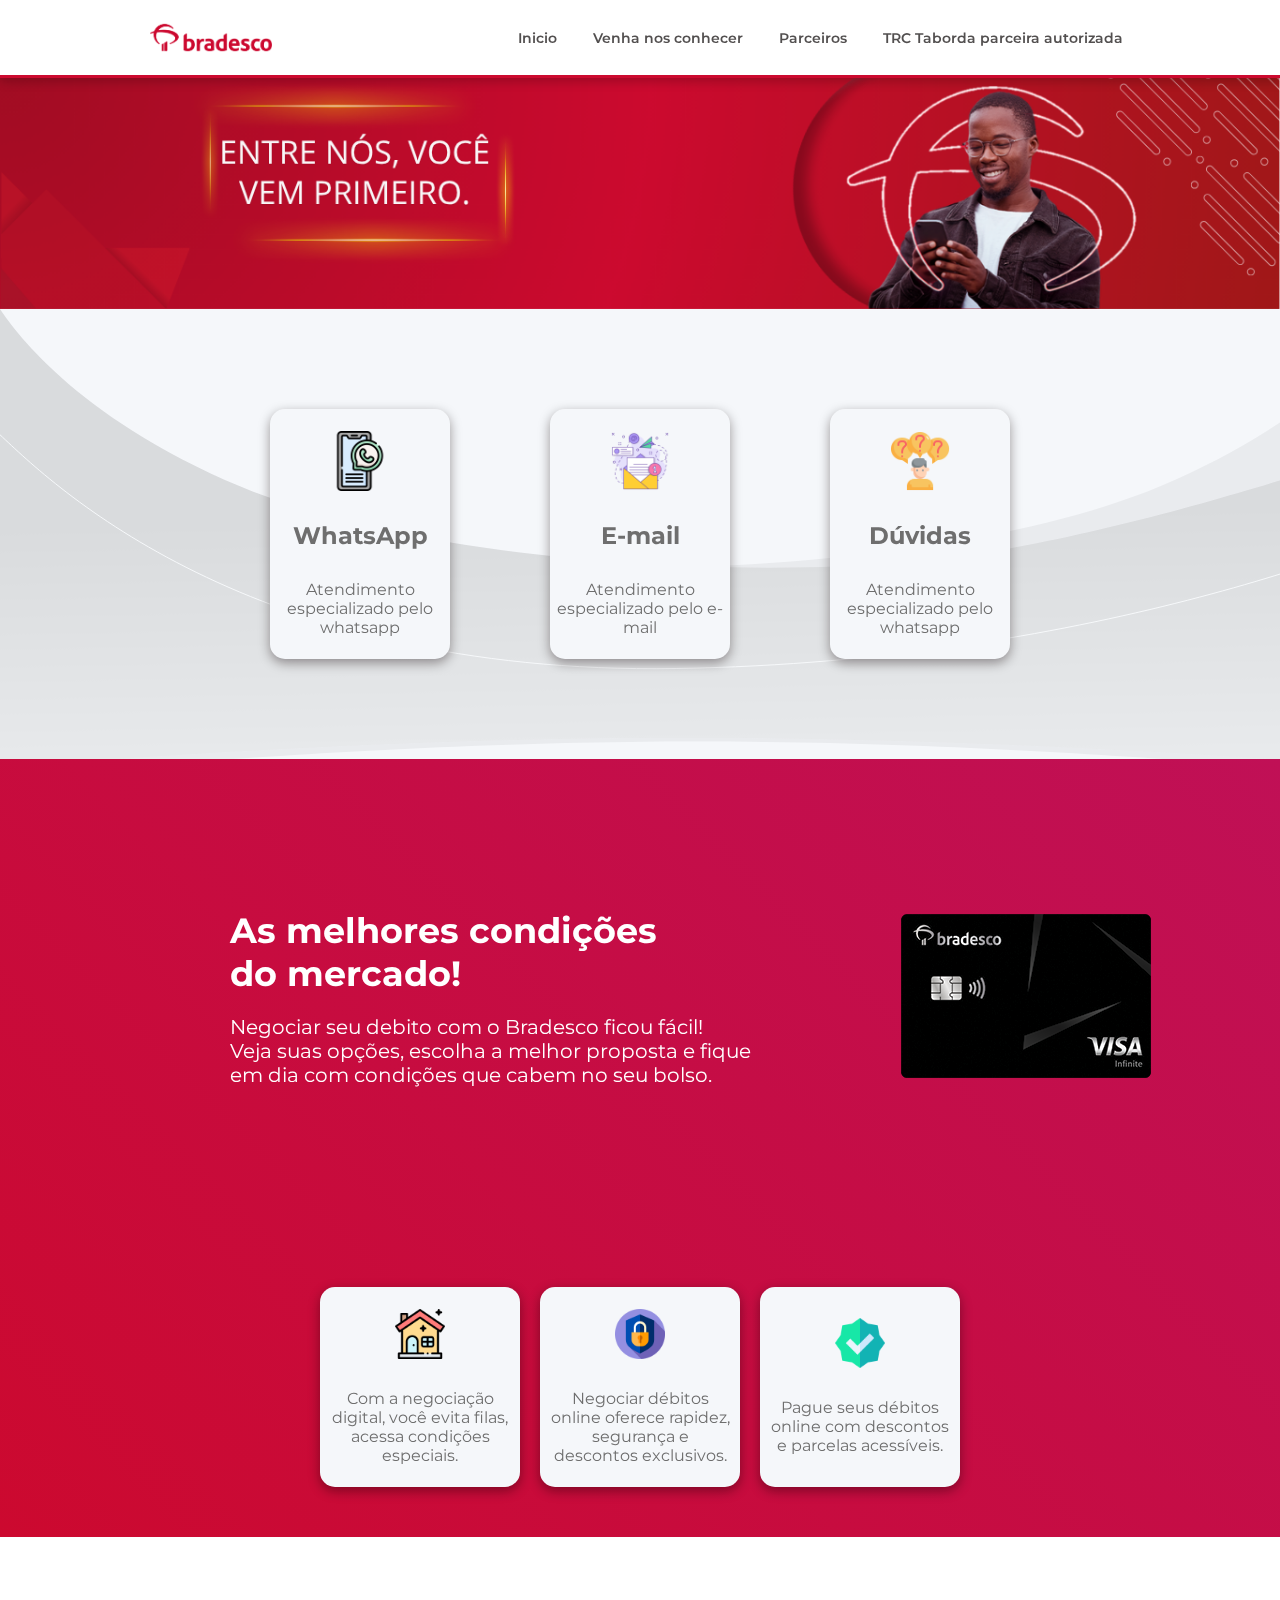
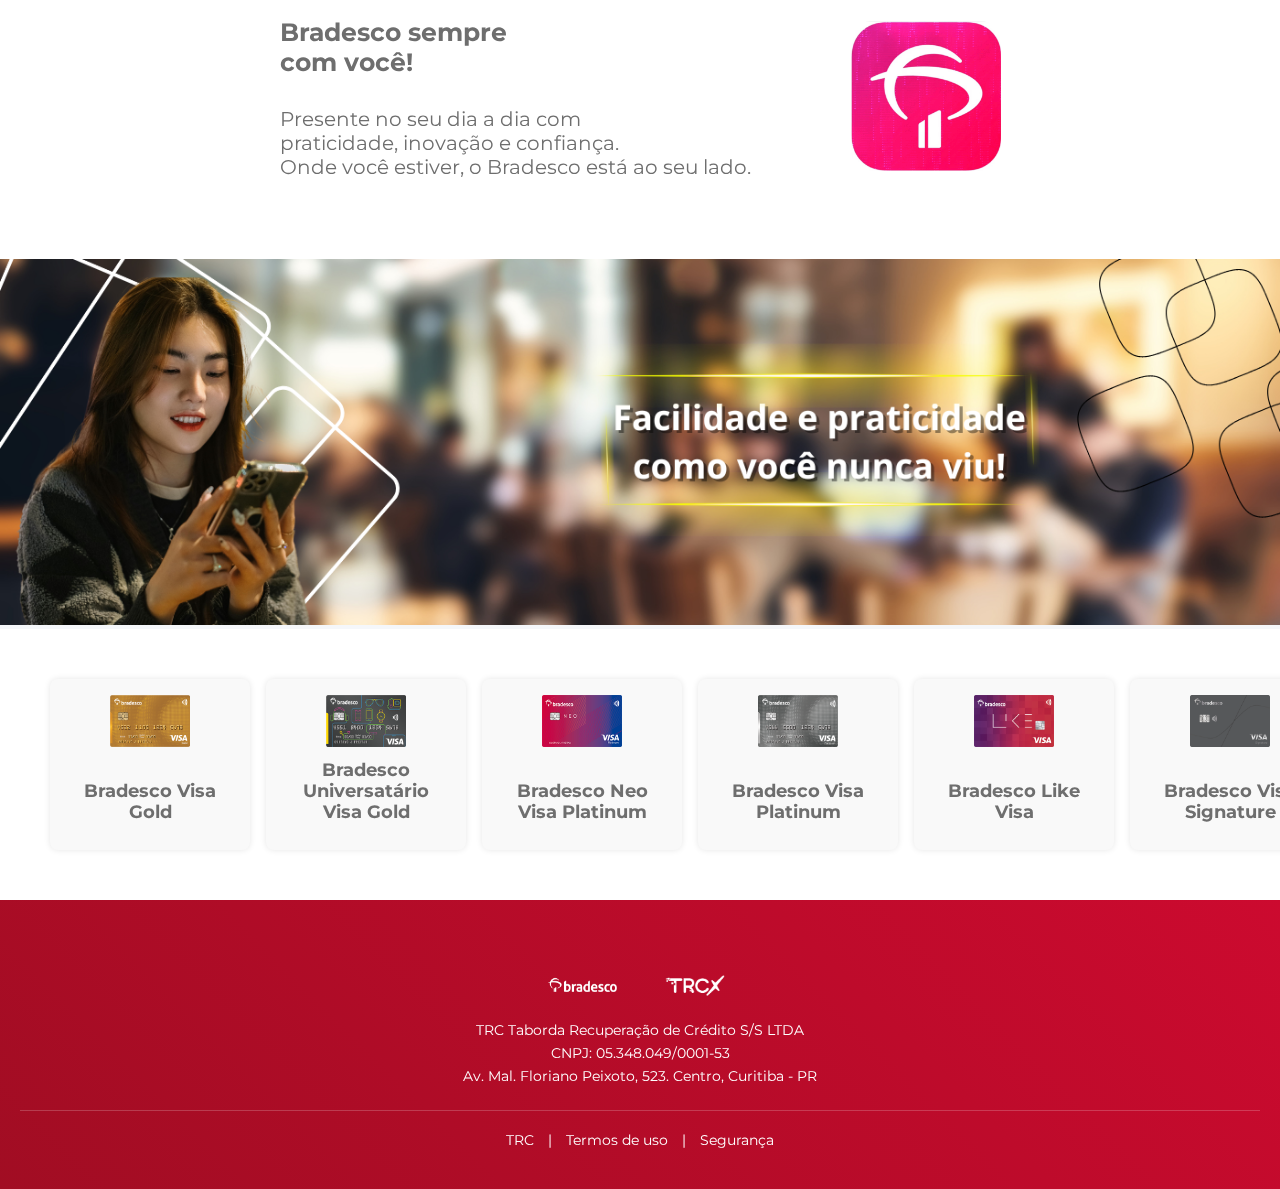
<file: index.html>
<!DOCTYPE html>
<html lang="pt-BR">
  <head>
    <meta charset="UTF-8" />
    <meta name="viewport" content="width=device-width, initial-scale=1.0" />
    <title>Bradesco Digital - TRC Taborda</title>
    <link rel="preconnect" href="https://fonts.googleapis.com" />
    <link rel="preconnect" href="https://fonts.gstatic.com" crossorigin />
    <link
      href="https://fonts.googleapis.com/css2?family=Montserrat:wght@400;600;700&display=swap"
      rel="stylesheet"
    />
    <link rel="stylesheet" href="./style.css" />
  </head>
  <body>
    <header>
      <!-- <div class="sid">
        <a href="#">Venha nos conhecer</a>
        <a href="#">Parceiros</a>
        <a href="#">TRC Taborda parceira autorizada</a>
      </div> -->
      <nav>
        <img src="./imagem/logo teste.png" alt="Logo TRC" />
        <div class="button">
          <a href="./index.html">Inicio</a>
          <a href="./quemsomos.html">Venha nos conhecer</a>
          <a href="#">Parceiros</a>
          <a href="#">TRC Taborda parceira autorizada</a>
        </div>
      </nav>
    </header>

    <main>
      <section class="banner">
        <img src="./imagem/bannerpr.png" alt="Banner principal" />
      </section>

      <section class="banner-mobile">
        <img src="./imagem/bannermobile.png" alt="Banner principal" />
      </section>

      <section class="atendimento">
        <div class="atendimento-item">
          <a href="#">
            <img src="./imagem/bate-papo.png" alt="WhatsApp" />
            <h2>WhatsApp</h2>
            <p>Atendimento especializado pelo whatsapp</p>
          </a>
        </div>
        <div class="atendimento-item">
          <a href="#">
            <img src="./imagem/enviar-mensagem.png" alt="WhatsApp" />
            <h2>E-mail</h2>
            <p>Atendimento especializado pelo e-mail</p>
          </a>
        </div>
        <div class="atendimento-item">
          <a href="#">
            <img src="./imagem/questao.png" alt="WhatsApp" />
            <h2>Dúvidas</h2>
            <p>Atendimento especializado pelo whatsapp</p>
          </a>
        </div>
      </section>

      <section class="cartao-be">
        <div class="cartao-pr">
          <div class="text">
            <h2>
              As melhores condições<br />
              do mercado!
            </h2>
            <p>
              Negociar seu debito com o Bradesco ficou fácil!<br />
              Veja suas opções, escolha a melhor proposta e fique <br />
              em dia com condições que cabem no seu bolso.
            </p>
          </div>
          <div>
            <img src="./imagem/cartao8.png" />
          </div>
        </div>
        <div class="bene">
          <div class="bene-caixa">
            <img src="./imagem/casa-limpa.png" />
            <p>
              Com a negociação digital, você evita filas, acessa condições
              especiais.
            </p>
          </div>
          <div class="bene-caixa">
            <img src="./imagem/seguranca.png" />
            <p>
              Negociar débitos online oferece rapidez, segurança e descontos
              exclusivos.
            </p>
          </div>
          <div class="bene-caixa">
            <img src="./imagem/verificado.png" />
            <p>
              Pague seus débitos online com descontos e parcelas acessíveis.
            </p>
          </div>
        </div>
      </section>

      <section class="banner-pl">
        <div class="banner-text">
          <h3>
            Bradesco sempre <br />
            com você!
          </h3>
          <p>
            Presente no seu dia a dia com <br />
            praticidade, inovação e confiança.<br />
            Onde você estiver, o Bradesco está ao seu lado.
          </p>
        </div>
        <div class="banner-br">
          <img src="./imagem/ScreenRecording_05-30-2025 09-49-09_1.gif" />
        </div>
      </section>

      <section>
        <div class="banner-m">
          <img
            src="./imagem/bannerg.png"
          />
        </div>
          <div class="banner-h">
          <img
            src="./imagem/bannerh.png"
          />
        </div>
      </section>

      <section class="comparador">
        <div class="cartao">
          <img src="./imagem/cartao1.png" alt="Visa" />
          <h4>Bradesco Visa Gold</h4>
        </div>
        <div class="cartao">
          <img src="./imagem/cartao2.png" alt="Elo" />
          <h4>Bradesco Universatário Visa Gold</h4>
        </div>
        <div class="cartao">
          <img src="./imagem/cartao3.png" alt="Mastercard" />
          <h4>Bradesco Neo Visa Platinum</h4>
        </div>
        <div class="cartao">
          <img src="./imagem/cartao4.png" alt="American Express" />
          <h4>Bradesco Visa Platinum</h4>
        </div>
        <div class="cartao">
          <img src="./imagem/cartao5.png" alt="Hipercard" />
          <h4>Bradesco Like Visa</h4>
        </div>
        <div class="cartao">
          <img src="./imagem/cartao6.png" alt="N26" />
          <h4>Bradesco Visa Signature</h4>
        </div>
        <div class="cartao">
          <img src="./imagem/cartao7.png" alt="Santander" />
          <h4>Bradesco Visa Infinite</h4>
        </div>
        <div class="cartao">
          <img src="./imagem/cartao9.png" alt="Banco Inter" />
          <h4>Bradesco Visa Aeternum</h4>
        </div>
        <div class="cartao">
          <img src="./imagem/cartao10.png" alt="Banco Inter" />
          <h4>Bradesco Gold Smiles Visa Gold</h4>
        </div>
      </section>
    </main>

    <footer>
      <section class="footer-container">
        <div class="footer-section">
          <div class="footer-logos">
            <img src="./imagem/logo2.png" alt="Logo 1" />
            <img src="./imagem/TRCX.png" alt="Logo 2" />
          </div>
          <p>TRC Taborda Recuperação de Crédito S/S LTDA</p>
          <p>CNPJ: 05.348.049/0001-53</p>
          <p>Av. Mal. Floriano Peixoto, 523. Centro, Curitiba - PR</p>
        </div>
      </section>
      <section class="footer-bottom">
        <p>
          <a href="https://trctaborda.com.br/">TRC</a> |
          <a href="https://trctaborda.com.br/termos-de-uso">Termos de uso</a> |
          <a href="https://trctaborda.com.br/politica-de-privacidade"
            >Segurança</a
          >
        </p>
      </section>
    </footer>
  </body>
</html>
</file>
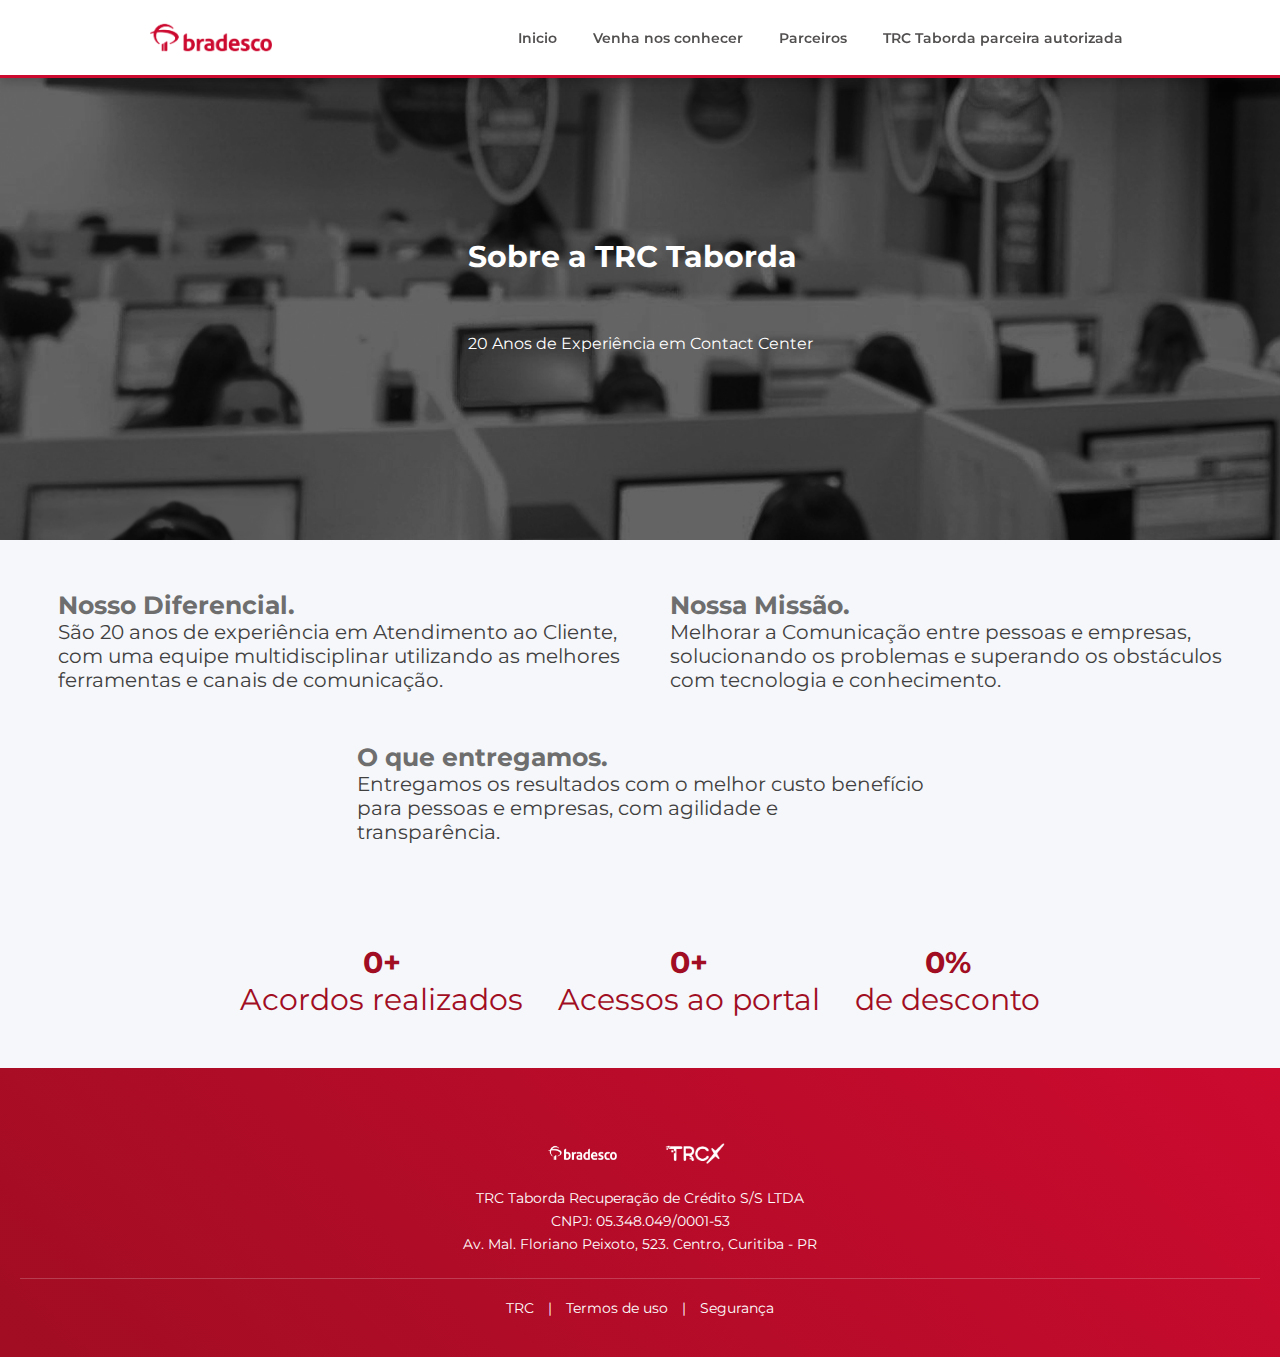
<file: quemsomos.html>
<!DOCTYPE html>
<html lang="pt-BR">
  <head>
    <meta charset="UTF-8" />
    <meta name="viewport" content="width=device-width, initial-scale=1.0" />
    <title>Bradesco Digital - TRC Taborda</title>
    <link rel="preconnect" href="https://fonts.googleapis.com" />
    <link rel="preconnect" href="https://fonts.gstatic.com" crossorigin />
    <link
      href="https://fonts.googleapis.com/css2?family=Montserrat:wght@400;600;700&display=swap"
      rel="stylesheet"
    />
    <link rel="stylesheet" href="./style.css" />
  </head>
  <body>
    <header>
      <!-- <div class="sid">
        <a href="#">Venha nos conhecer</a>
        <a href="#">Parceiros</a>
        <a href="#">TRC Taborda parceira autorizada</a>
      </div> -->
      <nav>
        <img src="./imagem/logo teste.png" alt="Logo TRC" />
        <div class="button">
          <a href="./index.html">Inicio</a>
          <a href="#">Venha nos conhecer</a>
          <a href="#">Parceiros</a>
          <a href="#">TRC Taborda parceira autorizada</a>
        </div>
      </nav>
    </header>

    <main>
      <section>
        <div class="banneree">
          <img
            src="./imagem/bannerquemsomos.jpg"
            alt="Banner"
            class="banner-img"
          />
          <div class="text">
            <h1>Sobre a TRC Taborda</h1>
            <br />
            <p>20 Anos de Experiência em Contact Center</p>
          </div>
        </div>
      </section>

      <section class="text-banner">

        <div class="texttt">
            <h1>Nosso Diferencial.</h1>
             <p>São 20 anos de experiência em Atendimento ao Cliente,<br>
                 com uma equipe multidisciplinar utilizando as melhores <br>
                 ferramentas e canais de comunicação.</p>
        </div>

        <div class="texttt">
            <h1>Nossa Missão.</h1>
     <p>Melhorar a Comunicação entre pessoas e empresas, <br>
                solucionando os problemas e superando os obstáculos <br>
                com tecnologia e conhecimento.</p>
        </div>

        <div class="texttt">
            <h1>O que entregamos.</h1>
            <p>Entregamos os resultados com o melhor custo benefício <br>
                para pessoas e empresas, com agilidade e <br>
                transparência.</p>
        </div>

      </section>


           <section>
            <div class="deal-ailos">
                <div class="deal-ic">
                    <div class="deal-box">
                        <h4 data-number="15000">0+</h4>
                        <p>Acordos realizados</p>
                    </div>
                    <div class="deal-box">
                        <h4 data-number="30000">0+</h4>
                        <p>Acessos ao portal</p>
                    </div>
                    <div class="deal-box">
                        <h4 data-number="50" data-type="percentage">0%</h4>
                        <p>de desconto</p>
                    </div>
                </div>
            </div>
         </section>

    </main>

    <footer>
      <section class="footer-container">
        <div class="footer-section">
          <div class="footer-logos">
            <img src="./imagem/logo2.png" alt="Logo 1" />
            <img src="./imagem/TRCX.png" alt="Logo 2" />
          </div>
          <p>TRC Taborda Recuperação de Crédito S/S LTDA</p>
          <p>CNPJ: 05.348.049/0001-53</p>
          <p>Av. Mal. Floriano Peixoto, 523. Centro, Curitiba - PR</p>
        </div>
      </section>
      <section class="footer-bottom">
        <p>
          <a href="https://trctaborda.com.br/">TRC</a> |
          <a href="https://trctaborda.com.br/termos-de-uso">Termos de uso</a> |
          <a href="https://trctaborda.com.br/politica-de-privacidade"
            >Segurança</a
          >
        </p>
      </section>
    </footer>
    <script src="./js/index.js"></script>
  </body>
</html>
</file>
<file: style.css>
@import url("https://fonts.googleapis.com/css2?family=Montserrat:wght@400;600;700&display=swap");

* {
  margin: 0;
  padding: 0;
  box-sizing: border-box;
}

body {
  font-family: "Montserrat", sans-serif;
  background-color: #f5f7fa;
  overflow-x: hidden;
}

.sid {
  background: linear-gradient(45deg, #a10d23, #cc0a2f);
  color: white;
  display: flex;
  align-items: center;
  justify-content: center;
  padding: 10px 30px;
  gap: 40px;
  font-size: 12px;
  font-weight: 600;
}

.sid a {
  color: white;
  text-decoration: none;
  transition: 0.3s;
  padding: 4px 8px;
}

.sid a:hover {
  background-color: white;
  color: #cc0a2f;
  border-radius: 5px;
}

nav {
  background-color: #fff;
  display: flex;
  justify-content: space-around;
  align-items: center;
  padding: 15px 30px;
  border-bottom: 3px solid #cc0a2f;
  box-shadow: 0 4px 10px rgba(0, 0, 0, 0.2);
  position: fixed;
  top: 0;
  left: 0;
  width: 100%;
  z-index: 1000;
}

nav img {
  width: 140px;
  height: auto;
}

.button a {
  text-decoration: none;
  font-weight: 600;
  font-size: 14px;
  padding: 8px 16px;
  /* background-color: #cc0628; */
  color: rgb(82, 79, 79);
  border-radius: 5px;
  transition: background 0.3s;
}

.button a:hover {
  color: #c01056;
  transition: 0.3s;
}

.banner {
  width: 100%;
  display: flex;
  justify-content: center;
  padding-top: 70px;
}

.banner img {
  width: 100%;
  max-height: 450px;
  object-fit: cover;
}

.banner-mobile{
  padding-top: 110px;
}

.banner-mobile img {
  width: 100%;
  max-height: 450px;
  object-fit: cover;
}

.atendimento {
  display: flex;
  justify-content: center;
  align-items: center;
  height: auto;
  padding: 100px;
  gap: 100px;
  background-image: url(./imagem/Background_CardProdutos.png);
}

.atendimento-item a {
  height: 250px;
  width: 180px;
  background-color: #f5f7fa;
  display: flex;
  flex-direction: column;
  justify-content: center;
  align-items: center;
  box-shadow: 0 4px 12px rgba(15, 2, 4, 0.4);
  border-radius: 15px;
  text-align: center;
  text-decoration: none;
  color: #6e6e6e;
  gap: 30px;
}

.atendimento a:hover {
  background: linear-gradient(45deg, #cc092f, #c01056);
  transform: scale(1.1);
  transition: 0.3s;
  color: #fff;
}

.cartao:hover {
  background: linear-gradient(45deg, #cc092f, #c01056);
  transform: scale(1.1);
  transition: 0.3s;
  color: white;
}

.cartao img:hover {
  transform: scale(1.4);
  transition: 0.3s;
}


.atendimento-item img {
  width: 60px;
}

.comparador {
  display: flex;
  gap: 16px;
  overflow-x: auto;
  padding: 50px;
  scroll-behavior: smooth;
  background-color: #fff;
}

.cartao {
  flex: 0 0 200px;
  background: #f9f9f9;
  border-radius: 8px;
  box-shadow: 0 0 6px rgba(0, 0, 0, 0.1);
  padding: 16px;
  text-align: center;
  display: flex;
  flex-direction: column;
  justify-content: space-between;
  color: #6e6e6e;
}

.cartao img {
  max-width: 80px;
  margin-bottom: 12px;
  align-self: center;
}

.cartao h4 {
  font-size: 1.1rem;
  margin-bottom: 12px;
}

.comparador::-webkit-scrollbar {
  height: 8px;
}
.comparador::-webkit-scrollbar-thumb {
  background: #ccc;
  border-radius: 4px;
}

@media (max-width: 700px) {
  .cartao {
    flex: 0 0 140px;
    padding: 12px;
  }
  .cartao img {
    max-width: 60px;
    margin-bottom: 8px;
  }
  .cartao h4 {
    font-size: 1rem;
    margin-bottom: 10px;
  }
  .botao-link {
    padding: 8px 14px;
    font-size: 0.9rem;
  }
}

.cartao-be {
  display: flex;
  justify-content: center;
  flex-direction: column;
  height: auto;
  background: linear-gradient(45deg, #cc092f, #c01056);
  padding: 50px;
  gap: 100px;
}

.cartao-pr {
  display: flex;
  justify-content: center;
  gap: 50px;
  align-items: center;
}

.cartao-pr h2 {
  font-size: 35px;
  color: #fff;
}

.cartao-pr P {
  font-size: 20px;
  color: #fff;
}

.text {
  display: flex;
  flex-direction: column;
  gap: 30px;
}

.bene {
  display: flex;
  justify-content: center;
  align-items: center;
  height: auto;
  gap: 20px;
}

.bene-caixa {
  height: 200px;
  width: 200px;
  background-color: #f5f7fa;
  display: flex;
  flex-direction: column;
  justify-content: center;
  align-items: center;
  box-shadow: 0 4px 12px rgba(15, 2, 4, 0.4);
  border-radius: 15px;
  text-align: center;
  text-decoration: none;
  color: #6e6e6e;
  gap: 30px;
  padding: 10px;
}

.bene img {
  width: 50px;
}

.bene-caixa:hover {
  background: linear-gradient(45deg, #a10d23, #cc0a2f);
  transform: scale(1.1);
  transition: 0.3s;
  color: #fff;
}

.banner-pl{
  display: flex;
  justify-content: center;
  align-items: center;
  background: #fff;
  gap: 100px;
  height: auto;
  padding: 80px;

}

.banner-br img{
  width: 150px;
  border-radius: 20px;
}

.banner-text h3{
  font-size: 25px;
  color: #6e6e6e;
}

.banner-text p{
  font-size: 20px;
  color: #6e6e6e;
}

.banner-text{
  display: flex;
  justify-content: center;
  flex-direction: column;
  gap: 30px;
}


.banner-m img{
  width: 100%;
  object-fit: cover;
}

.banner-h img{
  width: 100%;
  object-fit: cover;
}

footer {
  background: linear-gradient(45deg, #a10d23, #cc0a2f);
  color: #fff;
  padding: 40px 20px;
}

.footer-container {
  display: flex;
  flex-wrap: wrap;
  justify-content: space-between;
  max-width: 1200px;
  margin: 0 auto;
  text-align: center;
}

.footer-section {
  flex: 1;
  min-width: 250px;
  margin: 20px;
}

.footer-section p {
  margin: 5px 0;
  font-size: 14px;
}

.footer-logos {
  display: flex;
  justify-content: center;
  gap: 20px;
  margin-bottom: 10px;
}

.footer-logos img {
  width: 90px;
  height: auto;
  transition: transform 0.3s;
}

.footer-logos img:hover {
  transform: scale(1.05);
}

.footer-bottom {
  text-align: center;
  padding-top: 20px;
  font-size: 14px;
  border-top: 1px solid rgba(255, 255, 255, 0.2);
}

.footer-bottom a {
  color: #fff;
  margin: 0 10px;
  text-decoration: none;
  transition: color 0.3s;
}

.footer-bottom a:hover {
  color: #ffdada;
}


/* quem somos */


.banneree {
    position: relative;
    display: flex;
    align-items: center;
    justify-content: center;
    color: white;
    height: 60vh;
    overflow: hidden;
    padding-top: 50px;
}

.banneree img {
    position: absolute;
    width: 100%;
    height: 100%;
    object-fit: cover;
    z-index: -1;
}


.banneree::before {
    content: '';
    position: absolute;
    top: 0;
    left: 0;
    width: 100%;
    height: 100%;
    background-color: rgba(0, 0, 0, 0.2); 
    z-index: 0;
}

.text {
    display: flex;
    flex-direction: column;
    gap: 20px;
    color: #fff;
    font-family: 'Montserrat', Arial, sans-serif;
    padding: 100px;
    z-index: 1; 
}

.text h1 {
    font-size: 30px;
}

.text a {
    display: flex;
    color: #fff;
    border-radius: 20px;
    background-color: #ffa300;
    text-decoration: none;
    width: 180px;
    height: 40px;
    align-items: center;
    justify-content: center;
    font-weight: bold;
    font-size: 20px;
}

.text a:hover {
    background-color: #0e9bdd;
}


.text-banner{
  display: flex;
  justify-content: center;
  align-items: center;
  flex-wrap: wrap;
  height: auto;
  padding: 50px;
  gap: 50px;
}

.texttt h1{
  font-size: 25px;
  color: #6e6e6e;
}

.texttt p{
  font-size: 20px;
  color: #414040;
}


.deal-ailos {
    display: flex;
    align-items: center;
    justify-content: center;
    height: auto;
    padding: 50px;
    /* box-shadow: -1px 3px 13px -6px; */
}

.deal-ic {
    display: flex;
    justify-content: center;
    align-items: center;
    color: white;
    font-size: 30px;
    gap: 35px;
    height: auto;
    flex-wrap: wrap;
    text-align: center;
}

.deal-box {
    color: #a10d23;
    border-radius: 25px;
    font-family: 'Montserrat', Arial, sans-serif;

}

.deal-box:hover{
    color: #c01056;
    transition: 0.3s;
}



@media (min-width: 769px) {
  .banner-mobile{
    display: none;
  }

  .banner-h{
    display: none;
  }

}



@media (max-width: 768px) {
  .button-cus {
    flex-direction: column;
    align-items: center;
  }

  nav {
    flex-direction: column;
    gap: 15px;
  }

  .sid {
    flex-direction: column;
    gap: 8px;
    text-align: center;
  }

  .footer-container {
    flex-direction: column;
    align-items: center;
  }

  .atendimento{
    flex-direction: column;
  }

  .cartao-pr{
    flex-direction: column;
  }

  .bene{
    flex-direction: column;
  }

  .banner{
    display: none;
  }

  .banner-m{
    display: none;
  }

  .banner-pl{
    flex-direction: column;
  }
}
</file>
